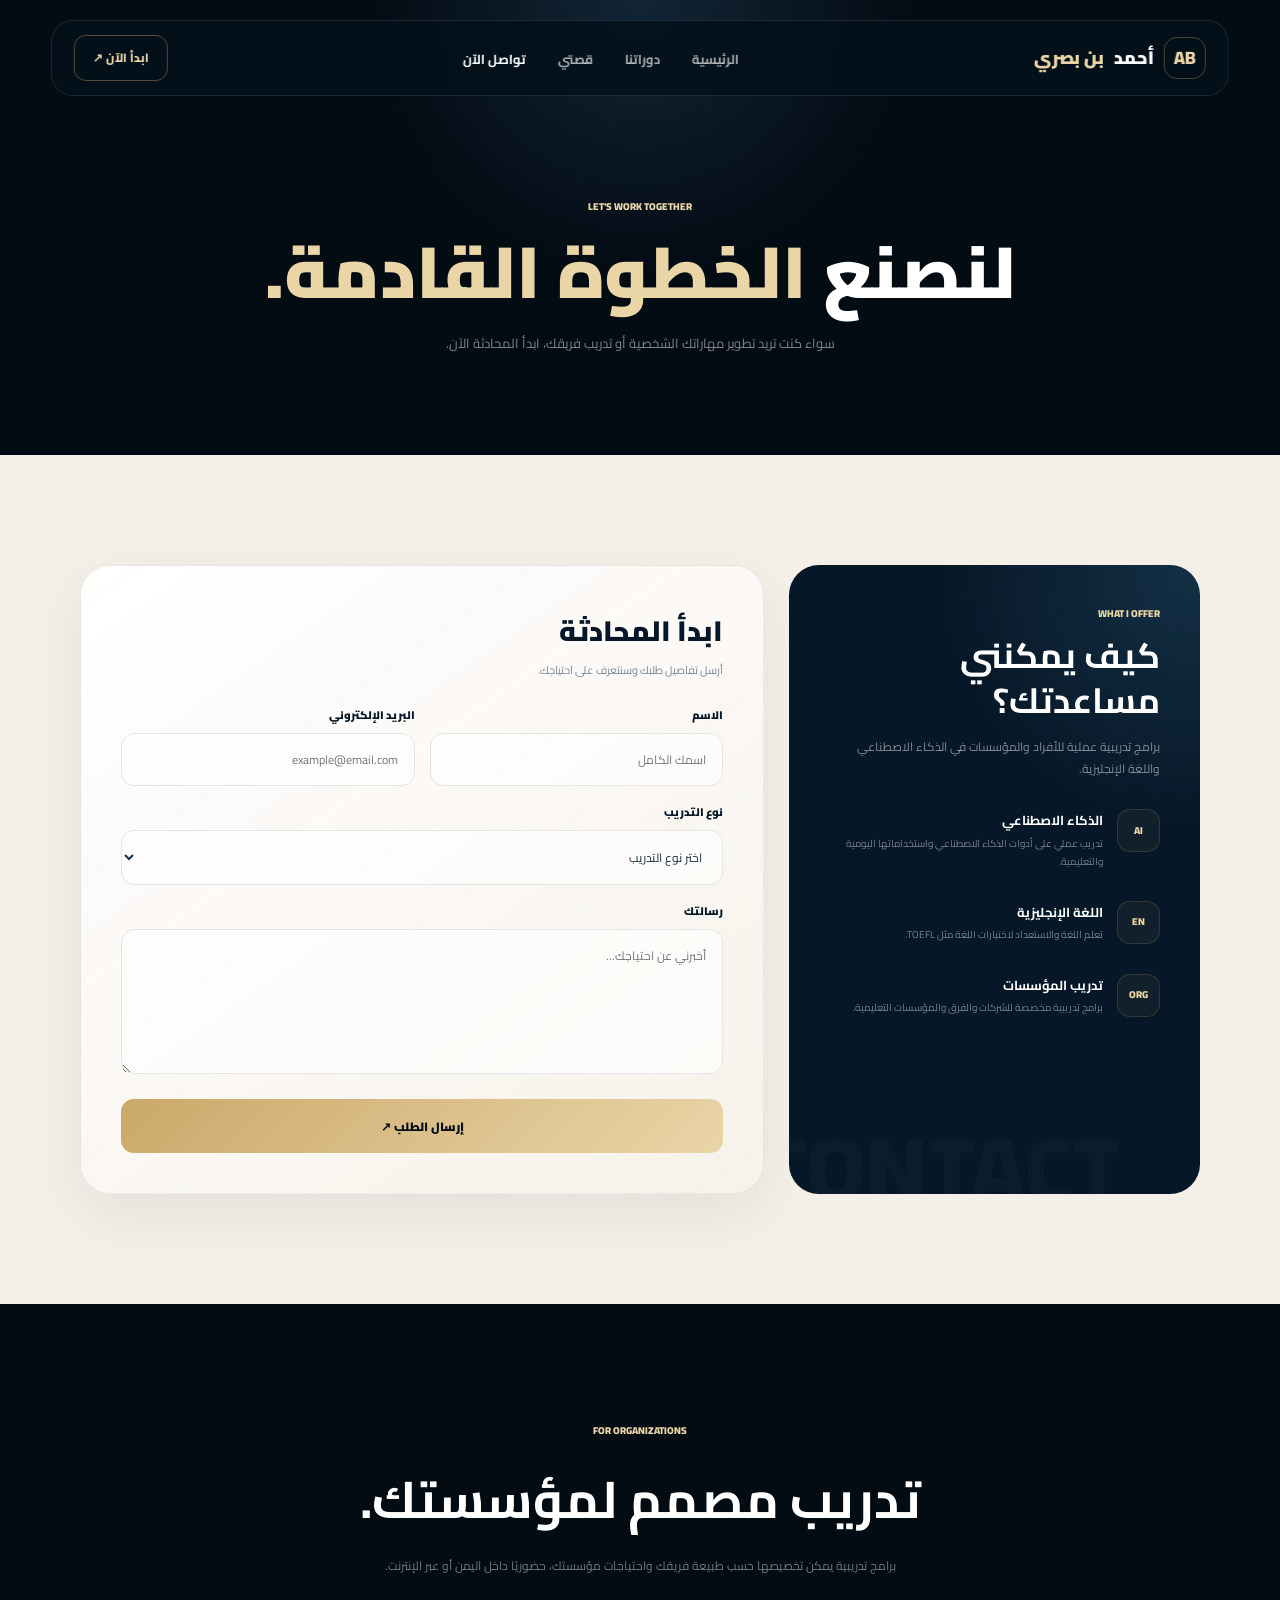
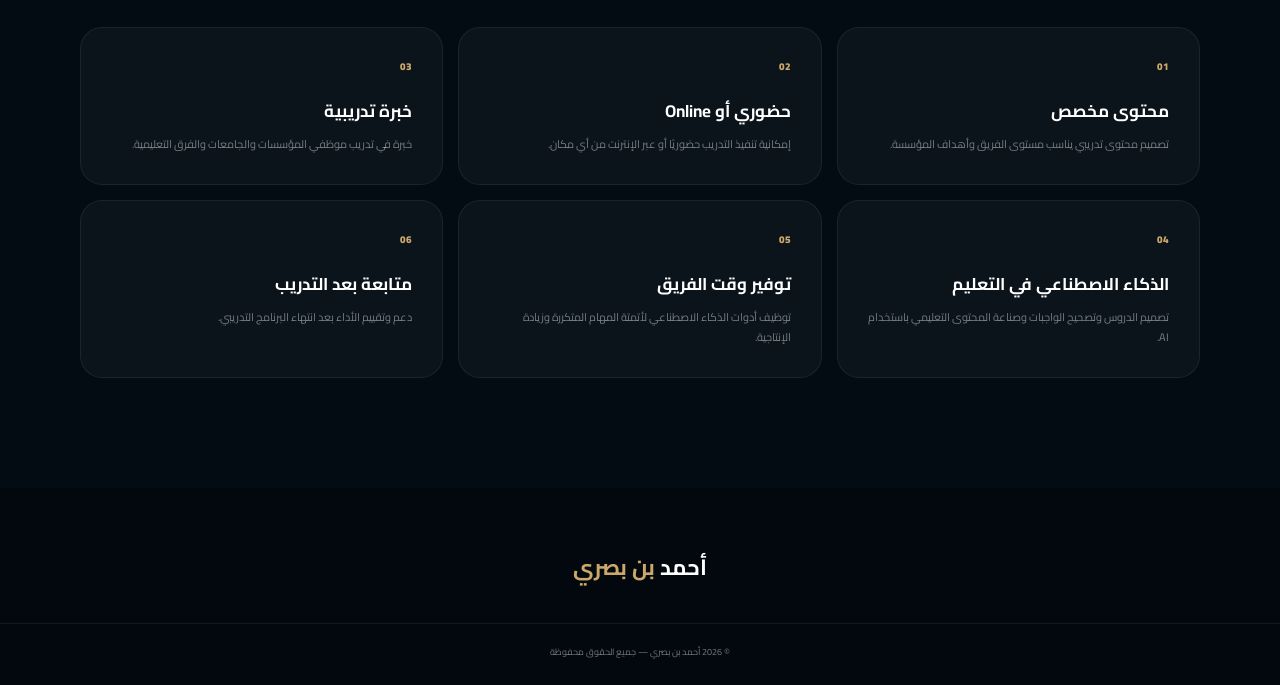
<file: contact.html>
<!DOCTYPE html>
<html lang="ar" dir="rtl">
<head>

<meta charset="UTF-8">
<meta name="viewport" content="width=device-width, initial-scale=1.0">

<title>تواصل الآن | أحمد بن بصري</title>

<link rel="preconnect" href="https://fonts.googleapis.com">
<link rel="preconnect" href="https://fonts.gstatic.com" crossorigin>

<link href="https://fonts.googleapis.com/css2?family=Cairo:wght@400;500;600;700;800;900&display=swap" rel="stylesheet">

<style>

:root {
    --black:#030b13;
    --navy:#061827;
    --blue:#4d91c2;
    --gold:#cba86a;
    --gold-light:#ead5a7;
    --cream:#f4f0e8;
    --muted:#778896;
}

* {
    margin:0;
    padding:0;
    box-sizing:border-box;
}

html {
    scroll-behavior:smooth;
}

body {
    font-family:"Cairo",sans-serif;
    background:var(--cream);
    color:#132b3e;
    line-height:1.8;
}

a {
    text-decoration:none;
    color:inherit;
}

button,
input,
textarea,
select {
    font-family:inherit;
}

.container {
    width:min(1120px,90%);
    margin:auto;
}

/* NAV */

.navbar {
    position:fixed;
    top:20px;
    right:50%;
    transform:translateX(50%);

    width:min(1240px,92%);
    height:76px;

    z-index:1000;

    border:1px solid rgba(255,255,255,.1);
    border-radius:22px;

    background:rgba(4,17,28,.85);
    backdrop-filter:blur(24px);
}

.nav {
    height:100%;
    padding:0 22px;

    display:flex;
    align-items:center;
    justify-content:space-between;
}

.brand {
    display:flex;
    align-items:center;
    gap:10px;

    color:#fff;
    font-size:18px;
    font-weight:900;
}

.brand-mark {
    width:42px;
    height:42px;

    display:grid;
    place-items:center;

    border:1px solid rgba(203,168,106,.35);
    border-radius:13px;

    color:var(--gold-light);
}

.brand span {
    color:var(--gold-light);
}

.links {
    display:flex;
    gap:32px;
    list-style:none;
}

.links a {
    color:rgba(255,255,255,.65);

    font-size:13px;
    font-weight:700;
}

.links a:hover,
.links a.active {
    color:#fff;
}

.nav-btn {
    padding:11px 18px;

    border:1px solid rgba(203,168,106,.4);
    border-radius:12px;

    color:var(--gold-light);

    font-size:12px;
    font-weight:800;
}

.menu {
    display:none;

    width:44px;
    height:44px;

    border:1px solid rgba(255,255,255,.1);
    border-radius:12px;

    background:rgba(255,255,255,.05);
    color:#fff;
}

/* HERO */

.hero {
    padding:190px 0 100px;

    text-align:center;

    color:#fff;

    background:
        radial-gradient(
            circle at 50% 0,
            rgba(77,145,194,.2),
            transparent 35%
        ),
        var(--black);
}

.hero small {
    color:var(--gold-light);

    font-size:10px;
    font-weight:900;
}

.hero h1 {
    margin-top:12px;

    font-size:clamp(44px,6vw,72px);

    line-height:1.15;

    font-weight:900;
}

.hero h1 span {
    color:var(--gold-light);
}

.hero p {
    max-width:650px;

    margin:18px auto 0;

    color:rgba(255,255,255,.5);

    font-size:13px;
}

/* CONTACT */

.contact-section {
    padding:110px 0;
}

.contact-grid {
    display:grid;
    grid-template-columns:.75fr 1.25fr;
    gap:25px;
}

/* INFO */

.info {
    position:relative;

    padding:40px;

    border-radius:30px;

    color:#fff;

    background:
        radial-gradient(
            circle at 100% 0,
            rgba(77,145,194,.2),
            transparent 35%
        ),
        var(--navy);

    overflow:hidden;
}

.info::after {
    content:"CONTACT";

    position:absolute;

    left:-30px;
    bottom:-55px;

    color:rgba(255,255,255,.025);

    font-size:90px;
    font-weight:900;
}

.info > * {
    position:relative;
    z-index:2;
}

.info-label {
    color:var(--gold-light);

    font-size:10px;
    font-weight:900;
}

.info h2 {
    margin-top:10px;

    font-size:35px;

    line-height:1.3;
}

.info > p {
    margin-top:12px;

    color:rgba(255,255,255,.5);

    font-size:12px;
}

.info-item {
    display:flex;
    align-items:flex-start;
    gap:14px;

    margin-top:30px;
}

.info-icon {
    width:43px;
    height:43px;

    flex-shrink:0;

    display:grid;
    place-items:center;

    border:1px solid rgba(203,168,106,.18);
    border-radius:13px;

    color:var(--gold-light);

    background:rgba(203,168,106,.06);

    font-size:10px;
    font-weight:900;
}

.info-item h3 {
    font-size:13px;
}

.info-item p {
    margin-top:2px;

    color:rgba(255,255,255,.45);

    font-size:10px;
}

/* FORM */

.form {
    padding:40px;

    border:1px solid rgba(7,26,45,.08);
    border-radius:30px;

    background:
        linear-gradient(
            145deg,
            rgba(255,255,255,.95),
            rgba(246,242,234,.9)
        );

    box-shadow:0 20px 60px rgba(7,26,45,.07);
}

.form-title {
    color:var(--navy);

    font-size:28px;
    font-weight:900;
}

.form-subtitle {
    margin-top:5px;

    color:var(--muted);

    font-size:11px;
}

.form-row {
    display:grid;
    grid-template-columns:1fr 1fr;
    gap:15px;

    margin-top:25px;
}

.group {
    margin-bottom:17px;
}

.group.full {
    margin-top:15px;
}

label {
    display:block;

    margin-bottom:7px;

    color:var(--navy);

    font-size:11px;
    font-weight:900;
}

input,
textarea,
select {
    width:100%;

    padding:14px 16px;

    border:1px solid #e1e6e9;
    border-radius:13px;

    outline:none;

    color:#173044;

    background:rgba(255,255,255,.65);

    font-size:12px;

    transition:.3s;
}

input:focus,
textarea:focus,
select:focus {
    border-color:var(--blue);

    background:#fff;

    box-shadow:0 0 0 4px rgba(77,145,194,.08);
}

textarea {
    min-height:145px;

    resize:vertical;
}

.submit {
    width:100%;

    min-height:54px;

    border:0;
    border-radius:13px;

    color:var(--black);

    background:
        linear-gradient(
            135deg,
            var(--gold),
            var(--gold-light)
        );

    font-size:12px;
    font-weight:900;

    transition:.35s;
}

.submit:hover {
    transform:translateY(-3px);

    box-shadow:0 15px 35px rgba(203,168,106,.2);
}

/* TRAINING */

.training {
    padding:110px 0;

    color:#fff;

    background:var(--black);
}

.heading {
    text-align:center;
}

.heading small {
    color:var(--gold-light);

    font-size:10px;
    font-weight:900;
}

.heading h2 {
    margin-top:10px;

    font-size:clamp(35px,4vw,52px);
}

.heading p {
    max-width:650px;

    margin:10px auto 50px;

    color:rgba(255,255,255,.45);

    font-size:12px;
}

.training-grid {
    display:grid;
    grid-template-columns:repeat(3,1fr);
    gap:15px;
}

.training-card {
    padding:30px;

    border:1px solid rgba(255,255,255,.07);
    border-radius:22px;

    background:rgba(255,255,255,.035);

    transition:.4s;
}

.training-card:hover {
    transform:translateY(-7px);

    border-color:rgba(203,168,106,.2);

    background:rgba(255,255,255,.05);
}

.training-number {
    color:var(--gold);

    font-size:10px;
    font-weight:900;
}

.training-card h3 {
    margin-top:20px;

    font-size:17px;
}

.training-card p {
    margin-top:8px;

    color:rgba(255,255,255,.45);

    font-size:11px;
}

/* FOOTER */

footer {
    padding:60px 0 25px;

    color:rgba(255,255,255,.45);

    background:#02080e;

    text-align:center;
}

footer strong {
    color:#fff;

    font-size:22px;
}

footer strong span {
    color:var(--gold);
}

.bottom {
    margin-top:35px;
    padding-top:20px;

    border-top:1px solid rgba(255,255,255,.07);

    font-size:9px;
}

/* RESPONSIVE */

@media(max-width:900px) {

    .links {
        display:none;

        position:fixed;

        top:86px;
        right:4%;
        left:4%;

        padding:25px;

        flex-direction:column;

        border-radius:20px;

        background:#030b13;
    }

    .links.open {
        display:flex;
    }

    .nav-btn {
        display:none;
    }

    .menu {
        display:block;
    }

    .contact-grid {
        grid-template-columns:1fr;
    }

    .training-grid {
        grid-template-columns:1fr 1fr;
    }
}

@media(max-width:600px) {

    .hero {
        padding-top:145px;
    }

    .hero h1 {
        font-size:45px;
    }

    .contact-section,
    .training {
        padding:80px 0;
    }

    .form,
    .info {
        padding:27px;
    }

    .form-row {
        grid-template-columns:1fr;
        gap:0;
    }

    .training-grid {
        grid-template-columns:1fr;
    }
}

</style>

</head>

<body>

<nav class="navbar">

<div class="nav">

<a href="index.html" class="brand">
<div class="brand-mark">AB</div>
أحمد <span>بن بصري</span>
</a>

<ul class="links" id="links">

<li><a href="index.html">الرئيسية</a></li>
<li><a href="courses.html">دوراتنا</a></li>
<li><a href="story.html">قصتي</a></li>
<li><a href="contact.html" class="active">تواصل الآن</a></li>

</ul>

<a href="contact.html" class="nav-btn">
ابدأ الآن ↗
</a>

<button class="menu" id="menu">☰</button>

</div>

</nav>

<header class="hero">

<div class="container">

<small>LET'S WORK TOGETHER</small>

<h1>
لنصنع
<span>الخطوة القادمة.</span>
</h1>

<p>
سواء كنت تريد تطوير مهاراتك الشخصية أو تدريب فريقك،
ابدأ المحادثة الآن.
</p>

</div>

</header>

<section class="contact-section">

<div class="container contact-grid">

<!-- INFO -->

<div class="info">

<div class="info-label">
WHAT I OFFER
</div>

<h2>
كيف يمكنني مساعدتك؟
</h2>

<p>
برامج تدريبية عملية للأفراد والمؤسسات
في الذكاء الاصطناعي واللغة الإنجليزية.
</p>

<div class="info-item">

<div class="info-icon">AI</div>

<div>
<h3>الذكاء الاصطناعي</h3>

<p>
تدريب عملي على أدوات الذكاء الاصطناعي
واستخداماتها اليومية والتعليمية.
</p>
</div>

</div>

<div class="info-item">

<div class="info-icon">EN</div>

<div>
<h3>اللغة الإنجليزية</h3>

<p>
تعلم اللغة والاستعداد لاختبارات اللغة
مثل TOEFL.
</p>
</div>

</div>

<div class="info-item">

<div class="info-icon">ORG</div>

<div>
<h3>تدريب المؤسسات</h3>

<p>
برامج تدريبية مخصصة للشركات
والفرق والمؤسسات التعليمية.
</p>
</div>

</div>

</div>

<!-- FORM -->

<form class="form" id="contactForm">

<div class="form-title">
ابدأ المحادثة
</div>

<div class="form-subtitle">
أرسل تفاصيل طلبك وسنتعرف على احتياجك.
</div>

<div class="form-row">

<div class="group">

<label>الاسم</label>

<input
type="text"
placeholder="اسمك الكامل"
required
>

</div>

<div class="group">

<label>البريد الإلكتروني</label>

<input
type="email"
placeholder="example@email.com"
required
>

</div>

</div>

<div class="group">

<label>نوع التدريب</label>

<select required>

<option value="">اختر نوع التدريب</option>

<option>الذكاء الاصطناعي</option>

<option>اللغة الإنجليزية</option>

<option>TOEFL</option>

<option>تدريب مؤسسة أو شركة</option>

</select>

</div>

<div class="group full">

<label>رسالتك</label>

<textarea
placeholder="أخبرني عن احتياجك..."
required
></textarea>

</div>

<button type="submit" class="submit">
إرسال الطلب ↗
</button>

</form>

</div>

</section>

<section class="training">

<div class="container">

<div class="heading">

<small>FOR ORGANIZATIONS</small>

<h2>
تدريب مصمم لمؤسستك.
</h2>

<p>
برامج تدريبية يمكن تخصيصها حسب طبيعة فريقك واحتياجات مؤسستك،
حضوريًا داخل اليمن أو عبر الإنترنت.
</p>

</div>

<div class="training-grid">

<div class="training-card">

<div class="training-number">
01
</div>

<h3>
محتوى مخصص
</h3>

<p>
تصميم محتوى تدريبي يناسب مستوى الفريق
وأهداف المؤسسة.
</p>

</div>

<div class="training-card">

<div class="training-number">
02
</div>

<h3>
حضوري أو Online
</h3>

<p>
إمكانية تنفيذ التدريب حضوريًا أو عبر الإنترنت
من أي مكان.
</p>

</div>

<div class="training-card">

<div class="training-number">
03
</div>

<h3>
خبرة تدريبية
</h3>

<p>
خبرة في تدريب موظفي المؤسسات والجامعات
والفرق التعليمية.
</p>

</div>

<div class="training-card">

<div class="training-number">
04
</div>

<h3>
الذكاء الاصطناعي في التعليم
</h3>

<p>
تصميم الدروس وتصحيح الواجبات وصناعة
المحتوى التعليمي باستخدام AI.
</p>

</div>

<div class="training-card">

<div class="training-number">
05
</div>

<h3>
توفير وقت الفريق
</h3>

<p>
توظيف أدوات الذكاء الاصطناعي لأتمتة
المهام المتكررة وزيادة الإنتاجية.
</p>

</div>

<div class="training-card">

<div class="training-number">
06
</div>

<h3>
متابعة بعد التدريب
</h3>

<p>
دعم وتقييم الأداء بعد انتهاء البرنامج
التدريبي.
</p>

</div>

</div>

</div>

</section>

<footer>

<strong>
أحمد <span>بن بصري</span>
</strong>

<div class="bottom">
© 2026 أحمد بن بصري — جميع الحقوق محفوظة
</div>

</footer>

<script>

const menu = document.getElementById("menu");
const links = document.getElementById("links");

menu.onclick = () => {
    links.classList.toggle("open");
};

document.getElementById("contactForm").addEventListener("submit", function(e) {

    e.preventDefault();

    const button = this.querySelector(".submit");

    button.innerText = "تم إرسال الطلب ✓";

    button.style.background = "#0b6b4f";
    button.style.color = "#fff";

});

</script>

</body>
</html>
</file>
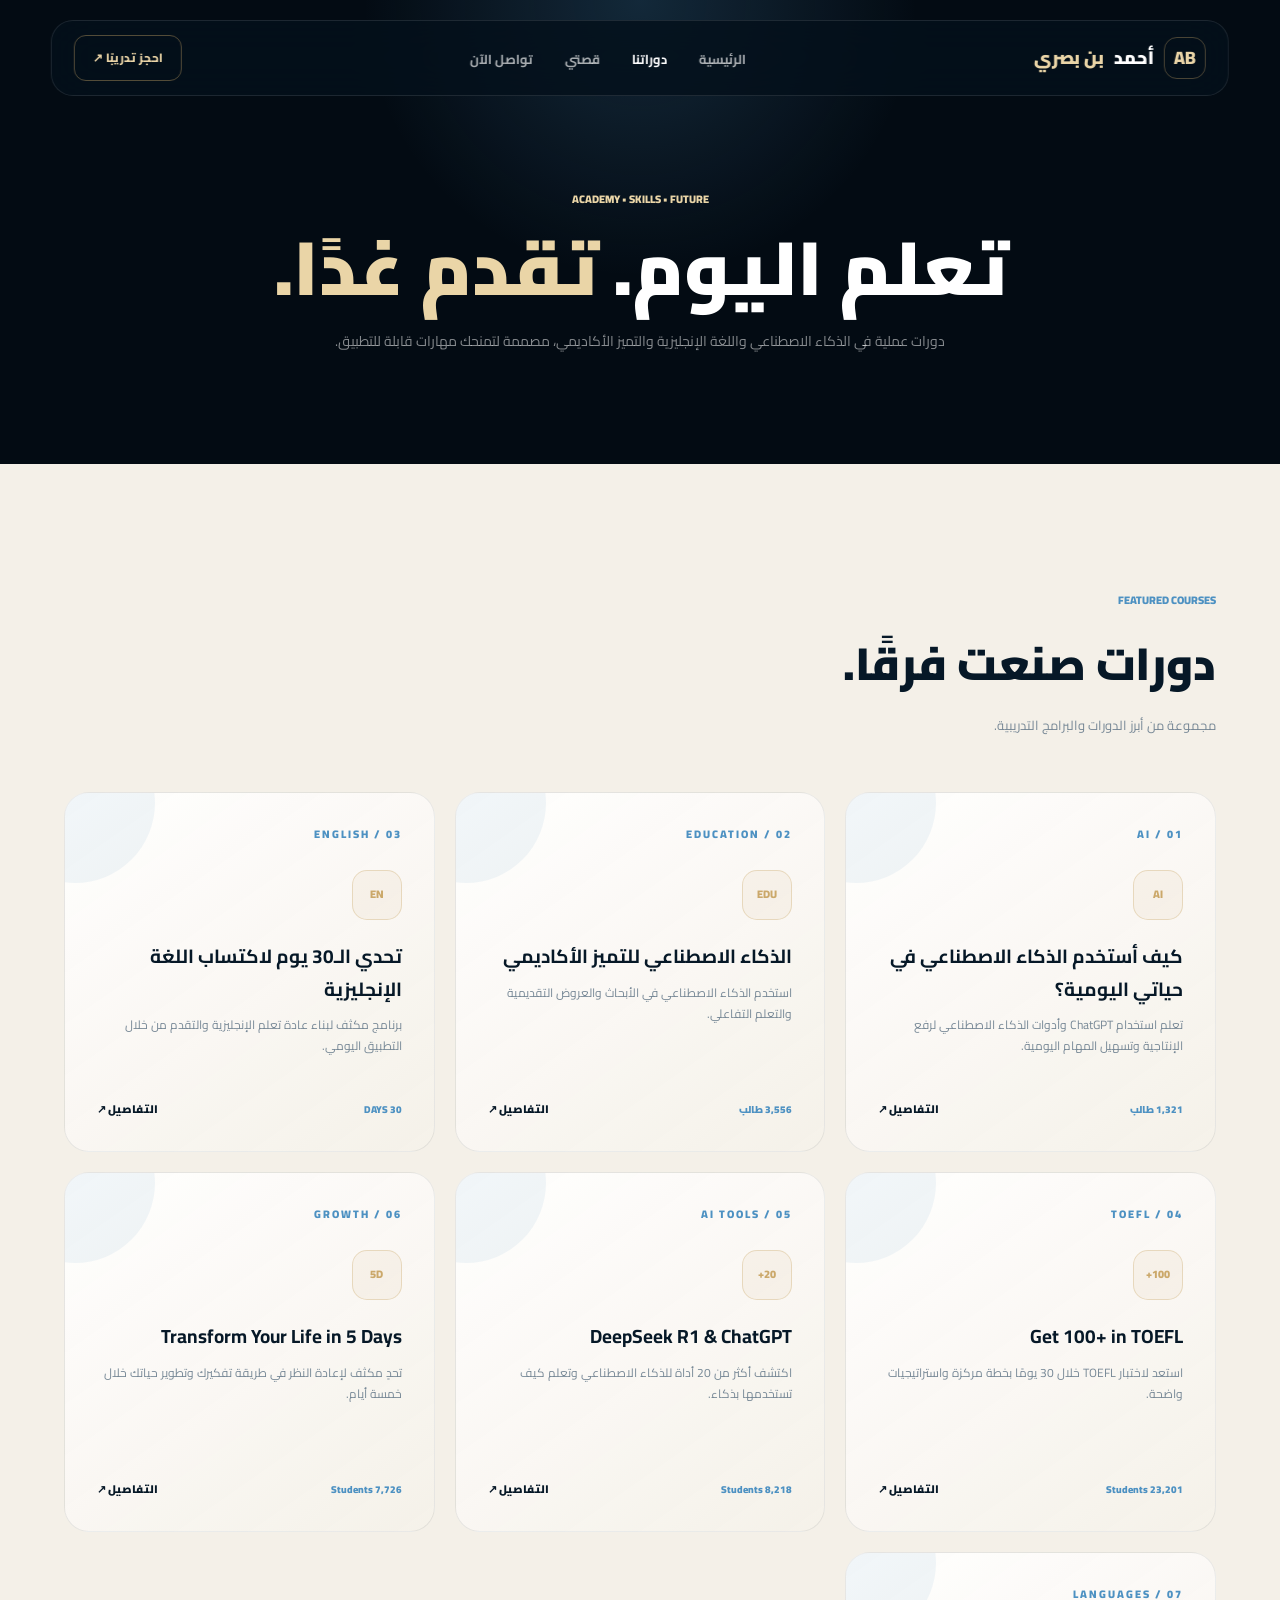
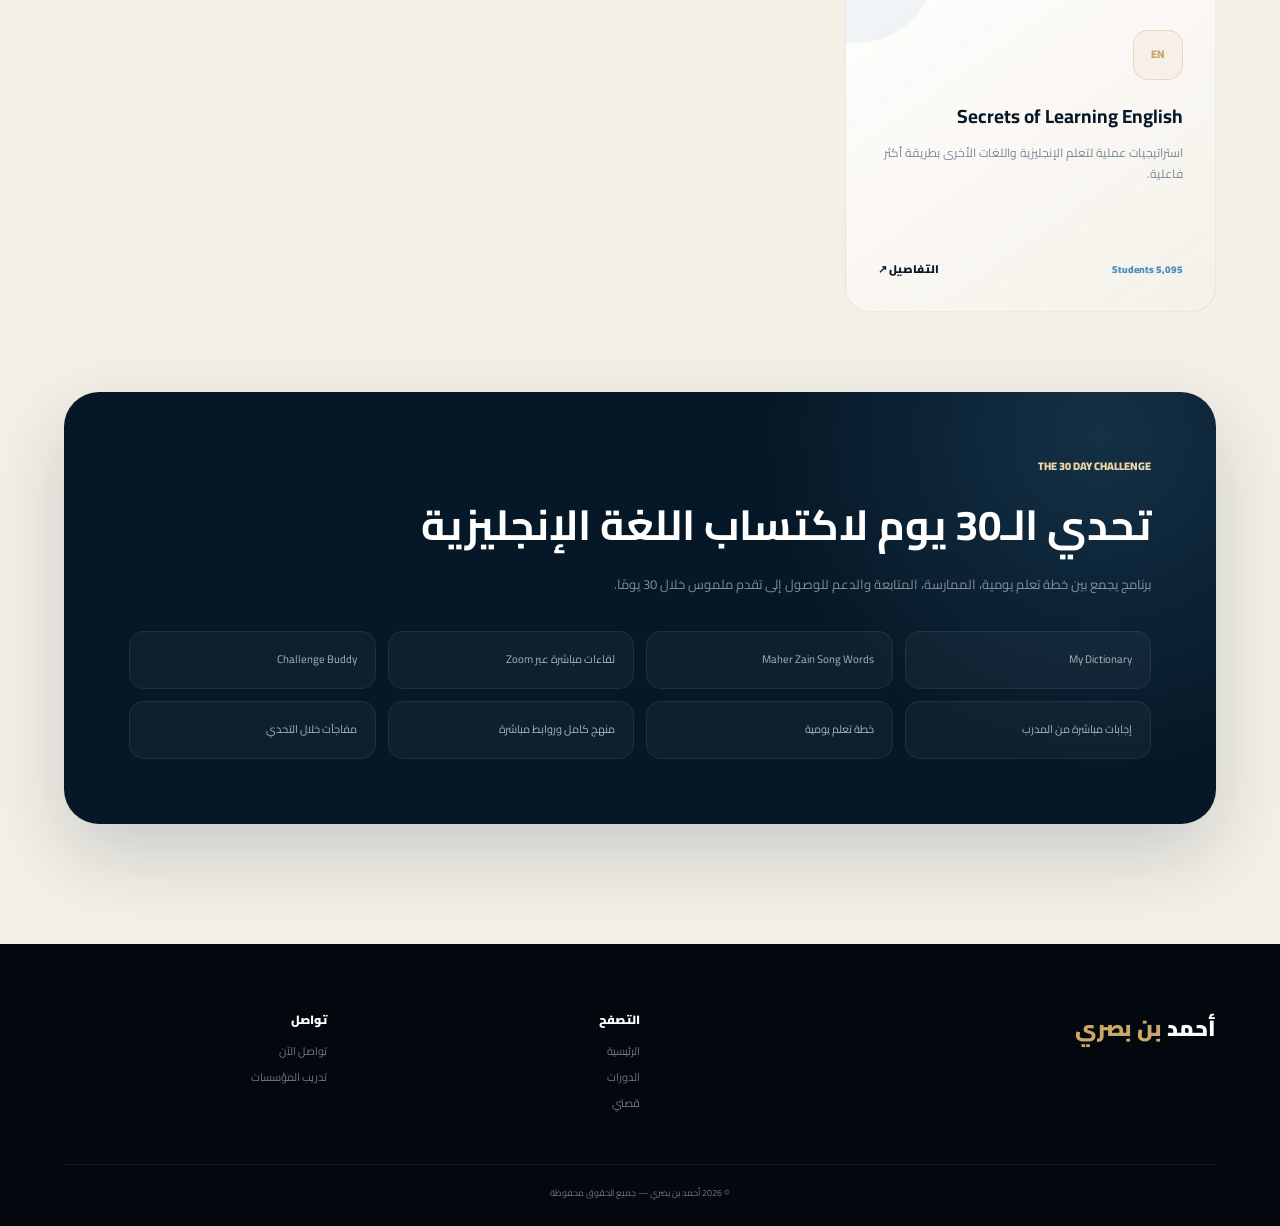
<file: courses.html>
<!DOCTYPE html>
<html lang="ar" dir="rtl">
<head>

<meta charset="UTF-8">
<meta name="viewport" content="width=device-width, initial-scale=1.0">

<title>الدورات | أحمد بن بصري</title>

<link rel="preconnect" href="https://fonts.googleapis.com">
<link rel="preconnect" href="https://fonts.gstatic.com" crossorigin>

<link href="https://fonts.googleapis.com/css2?family=Cairo:wght@400;500;600;700;800;900&display=swap" rel="stylesheet">

<style>

:root {
    --black:#030b13;
    --navy:#061827;
    --navy2:#0a2439;

    --blue:#4d91c2;
    --gold:#cba86a;
    --gold-light:#ead5a7;

    --cream:#f4f0e8;
    --white:#fff;
    --muted:#778896;
}

* {
    margin:0;
    padding:0;
    box-sizing:border-box;
}

html {
    scroll-behavior:smooth;
}

body {
    font-family:"Cairo",sans-serif;
    background:var(--cream);
    color:#132b3e;
    line-height:1.8;
}

a {
    text-decoration:none;
    color:inherit;
}

.container {
    width:min(1240px,90%);
    margin:auto;
}

/* NAV */

.navbar {
    position:fixed;
    top:20px;
    right:50%;
    transform:translateX(50%);

    width:min(1240px,92%);
    height:76px;

    z-index:1000;

    border:1px solid rgba(255,255,255,.1);
    border-radius:22px;

    background:rgba(4,17,28,.82);
    backdrop-filter:blur(24px);

    transition:.4s;
}

.nav-inner {
    height:100%;
    padding:0 22px;

    display:flex;
    align-items:center;
    justify-content:space-between;
}

.brand {
    display:flex;
    align-items:center;
    gap:10px;

    color:#fff;
    font-size:18px;
    font-weight:900;
}

.brand-mark {
    width:42px;
    height:42px;

    display:grid;
    place-items:center;

    border:1px solid rgba(203,168,106,.35);
    border-radius:13px;

    color:var(--gold-light);
}

.brand span {
    color:var(--gold-light);
}

.nav-links {
    display:flex;
    gap:32px;
    list-style:none;
}

.nav-links a {
    color:rgba(255,255,255,.65);
    font-size:13px;
    font-weight:700;
    transition:.3s;
}

.nav-links a:hover,
.nav-links a.active {
    color:#fff;
}

.nav-cta {
    padding:11px 18px;

    border:1px solid rgba(203,168,106,.4);
    border-radius:12px;

    color:var(--gold-light);

    font-size:12px;
    font-weight:800;
}

.menu {
    display:none;

    width:44px;
    height:44px;

    border:1px solid rgba(255,255,255,.1);
    border-radius:12px;

    background:rgba(255,255,255,.05);
    color:#fff;
}

/* HERO */

.hero {
    padding:190px 0 110px;

    text-align:center;

    color:#fff;

    background:
        radial-gradient(
            circle at 50% 0,
            rgba(77,145,194,.22),
            transparent 35%
        ),
        var(--black);
}

.eyebrow {
    color:var(--gold-light);

    font-size:11px;
    font-weight:900;
}

.hero h1 {
    margin-top:15px;

    font-size:clamp(44px,6vw,75px);

    line-height:1.15;

    font-weight:900;
}

.hero h1 span {
    color:var(--gold-light);
}

.hero p {
    max-width:650px;

    margin:18px auto 0;

    color:rgba(255,255,255,.52);

    font-size:14px;
}

/* COURSES */

.courses-section {
    padding:120px 0;

    background:var(--cream);
}

.section-heading {
    margin-bottom:55px;
}

.section-heading span {
    color:var(--blue);

    font-size:11px;
    font-weight:900;
}

.section-heading h2 {
    margin-top:10px;

    color:var(--navy);

    font-size:45px;
    font-weight:900;
}

.section-heading p {
    margin-top:10px;

    color:var(--muted);

    font-size:13px;
}

.course-grid {
    display:grid;
    grid-template-columns:repeat(3,1fr);
    gap:20px;
}

.card {
    position:relative;

    min-height:360px;

    padding:32px;

    display:flex;
    flex-direction:column;

    border:1px solid rgba(7,26,45,.08);
    border-radius:25px;

    background:
        linear-gradient(
            145deg,
            rgba(255,255,255,.95),
            rgba(245,241,233,.9)
        );

    overflow:hidden;

    transition:.45s cubic-bezier(.2,.8,.2,1);
}

.card:hover {
    transform:translateY(-10px);
    box-shadow:0 30px 70px rgba(7,26,45,.12);
}

.card::after {
    content:"";

    position:absolute;

    width:160px;
    height:160px;

    top:-70px;
    left:-70px;

    border-radius:50%;

    background:rgba(77,145,194,.08);
}

.card-number {
    position:relative;
    z-index:2;

    color:var(--blue);

    font-size:11px;
    font-weight:900;
    letter-spacing:2px;
}

.card-icon {
    position:relative;
    z-index:2;

    width:50px;
    height:50px;

    margin-top:25px;

    display:grid;
    place-items:center;

    border:1px solid rgba(203,168,106,.35);
    border-radius:15px;

    color:var(--gold);
    background:rgba(203,168,106,.08);

    font-size:11px;
    font-weight:900;
}

.card h3 {
    position:relative;
    z-index:2;

    margin-top:20px;

    color:var(--navy);

    font-size:19px;
    line-height:1.7;
}

.card p {
    position:relative;
    z-index:2;

    margin-top:9px;

    color:var(--muted);

    font-size:12px;
}

.card-footer {
    position:relative;
    z-index:2;

    margin-top:auto;
    padding-top:25px;

    display:flex;
    justify-content:space-between;
    align-items:center;
}

.students {
    color:var(--blue);

    font-size:10px;
    font-weight:900;
}

.more {
    color:var(--navy);

    font-size:11px;
    font-weight:900;
}

/* CHALLENGE */

.challenge {
    margin-top:80px;

    padding:65px;

    border-radius:35px;

    color:#fff;

    background:
        radial-gradient(
            circle at 90% 10%,
            rgba(77,145,194,.2),
            transparent 30%
        ),
        var(--navy);

    box-shadow:0 30px 80px rgba(7,26,45,.18);
}

.challenge-label {
    color:var(--gold-light);

    font-size:11px;
    font-weight:900;
}

.challenge h2 {
    margin-top:10px;

    font-size:42px;
}

.challenge-description {
    max-width:650px;

    margin-top:10px;

    color:rgba(255,255,255,.5);

    font-size:13px;
}

.features {
    margin-top:35px;

    display:grid;
    grid-template-columns:repeat(4,1fr);
    gap:12px;
}

.feature {
    padding:18px;

    border:1px solid rgba(255,255,255,.07);
    border-radius:15px;

    background:rgba(255,255,255,.035);

    color:rgba(255,255,255,.65);

    font-size:11px;

    transition:.3s;
}

.feature:hover {
    border-color:rgba(203,168,106,.3);
    color:var(--gold-light);
}

/* FOOTER */

footer {
    padding:65px 0 25px;

    color:rgba(255,255,255,.45);

    background:#02080e;
}

.footer-grid {
    display:grid;
    grid-template-columns:1.4fr .7fr .7fr;
    gap:50px;
}

.footer-brand {
    color:#fff;

    font-size:22px;
    font-weight:900;
}

.footer-brand span {
    color:var(--gold);
}

.footer-title {
    color:#fff;

    font-size:12px;
    font-weight:900;
}

.footer-links {
    margin-top:12px;

    display:grid;
    gap:6px;

    list-style:none;

    font-size:11px;
}

.footer-links a:hover {
    color:var(--gold);
}

.bottom {
    margin-top:50px;
    padding-top:20px;

    border-top:1px solid rgba(255,255,255,.07);

    text-align:center;

    font-size:9px;
}

.reveal {
    opacity:0;
    transform:translateY(30px);
    transition:.8s;
}

.reveal.visible {
    opacity:1;
    transform:none;
}

@media(max-width:900px) {

    .nav-links {
        display:none;

        position:fixed;
        top:86px;
        right:4%;
        left:4%;

        padding:25px;

        flex-direction:column;

        border-radius:20px;

        background:#030b13;
    }

    .nav-links.open {
        display:flex;
    }

    .nav-cta {
        display:none;
    }

    .menu {
        display:block;
    }

    .course-grid {
        grid-template-columns:repeat(2,1fr);
    }

    .features {
        grid-template-columns:repeat(2,1fr);
    }
}

@media(max-width:600px) {

    .hero {
        padding-top:145px;
    }

    .hero h1 {
        font-size:45px;
    }

    .courses-section {
        padding:80px 0;
    }

    .section-heading h2 {
        font-size:35px;
    }

    .course-grid,
    .features {
        grid-template-columns:1fr;
    }

    .challenge {
        padding:35px 22px;
    }

    .challenge h2 {
        font-size:30px;
    }

    .footer-grid {
        grid-template-columns:1fr;
    }
}

</style>
</head>

<body>

<nav class="navbar">

<div class="nav-inner">

<a href="index.html" class="brand">
<div class="brand-mark">AB</div>
أحمد <span>بن بصري</span>
</a>

<ul class="nav-links" id="navLinks">

<li><a href="index.html">الرئيسية</a></li>
<li><a href="courses.html" class="active">دوراتنا</a></li>
<li><a href="story.html">قصتي</a></li>
<li><a href="contact.html">تواصل الآن</a></li>

</ul>

<a href="contact.html" class="nav-cta">
احجز تدريبًا ↗
</a>

<button class="menu" id="menu">☰</button>

</div>

</nav>

<header class="hero">

<div class="container">

<div class="eyebrow">
ACADEMY • SKILLS • FUTURE
</div>

<h1>
تعلم اليوم.
<span>تقدم غدًا.</span>
</h1>

<p>
دورات عملية في الذكاء الاصطناعي واللغة الإنجليزية
والتميز الأكاديمي، مصممة لتمنحك مهارات قابلة للتطبيق.
</p>

</div>

</header>

<main>

<section class="courses-section">

<div class="container">

<div class="section-heading reveal">

<span>FEATURED COURSES</span>

<h2>
دورات صنعت فرقًا.
</h2>

<p>
مجموعة من أبرز الدورات والبرامج التدريبية.
</p>

</div>

<div class="course-grid">

<div class="card reveal">

<div class="card-number">01 / AI</div>

<div class="card-icon">AI</div>

<h3>
كيف أستخدم الذكاء الاصطناعي في حياتي اليومية؟
</h3>

<p>
تعلم استخدام ChatGPT وأدوات الذكاء الاصطناعي
لرفع الإنتاجية وتسهيل المهام اليومية.
</p>

<div class="card-footer">
<span class="students">1,321 طالب</span>
<span class="more">التفاصيل ↗</span>
</div>

</div>

<div class="card reveal">

<div class="card-number">02 / EDUCATION</div>

<div class="card-icon">EDU</div>

<h3>
الذكاء الاصطناعي للتميز الأكاديمي
</h3>

<p>
استخدم الذكاء الاصطناعي في الأبحاث والعروض
التقديمية والتعلم التفاعلي.
</p>

<div class="card-footer">
<span class="students">3,556 طالب</span>
<span class="more">التفاصيل ↗</span>
</div>

</div>

<div class="card reveal">

<div class="card-number">03 / ENGLISH</div>

<div class="card-icon">EN</div>

<h3>
تحدي الـ30 يوم لاكتساب اللغة الإنجليزية
</h3>

<p>
برنامج مكثف لبناء عادة تعلم الإنجليزية
والتقدم من خلال التطبيق اليومي.
</p>

<div class="card-footer">
<span class="students">30 DAYS</span>
<span class="more">التفاصيل ↗</span>
</div>

</div>

<div class="card reveal">

<div class="card-number">04 / TOEFL</div>

<div class="card-icon">100+</div>

<h3>
Get 100+ in TOEFL
</h3>

<p>
استعد لاختبار TOEFL خلال 30 يومًا
بخطة مركزة واستراتيجيات واضحة.
</p>

<div class="card-footer">
<span class="students">23,201 Students</span>
<span class="more">التفاصيل ↗</span>
</div>

</div>

<div class="card reveal">

<div class="card-number">05 / AI TOOLS</div>

<div class="card-icon">20+</div>

<h3>
DeepSeek R1 & ChatGPT
</h3>

<p>
اكتشف أكثر من 20 أداة للذكاء الاصطناعي
وتعلم كيف تستخدمها بذكاء.
</p>

<div class="card-footer">
<span class="students">8,218 Students</span>
<span class="more">التفاصيل ↗</span>
</div>

</div>

<div class="card reveal">

<div class="card-number">06 / GROWTH</div>

<div class="card-icon">5D</div>

<h3>
Transform Your Life in 5 Days
</h3>

<p>
تحدٍ مكثف لإعادة النظر في طريقة تفكيرك
وتطوير حياتك خلال خمسة أيام.
</p>

<div class="card-footer">
<span class="students">7,726 Students</span>
<span class="more">التفاصيل ↗</span>
</div>

</div>

<div class="card reveal">

<div class="card-number">07 / LANGUAGES</div>

<div class="card-icon">EN</div>

<h3>
Secrets of Learning English
</h3>

<p>
استراتيجيات عملية لتعلم الإنجليزية
واللغات الأخرى بطريقة أكثر فاعلية.
</p>

<div class="card-footer">
<span class="students">5,095 Students</span>
<span class="more">التفاصيل ↗</span>
</div>

</div>

</div>

<!-- CHALLENGE -->

<div class="challenge reveal">

<div class="challenge-label">
THE 30 DAY CHALLENGE
</div>

<h2>
تحدي الـ30 يوم لاكتساب اللغة الإنجليزية
</h2>

<p class="challenge-description">
برنامج يجمع بين خطة تعلم يومية، الممارسة،
المتابعة والدعم للوصول إلى تقدم ملموس خلال 30 يومًا.
</p>

<div class="features">

<div class="feature">My Dictionary</div>
<div class="feature">Maher Zain Song Words</div>
<div class="feature">لقاءات مباشرة عبر Zoom</div>
<div class="feature">Challenge Buddy</div>
<div class="feature">إجابات مباشرة من المدرب</div>
<div class="feature">خطة تعلم يومية</div>
<div class="feature">منهج كامل وروابط مباشرة</div>
<div class="feature">مفاجآت خلال التحدي</div>

</div>

</div>

</div>

</section>

</main>

<footer>

<div class="container">

<div class="footer-grid">

<div>
<div class="footer-brand">
أحمد <span>بن بصري</span>
</div>
</div>

<div>
<div class="footer-title">التصفح</div>

<ul class="footer-links">
<li><a href="index.html">الرئيسية</a></li>
<li><a href="courses.html">الدورات</a></li>
<li><a href="story.html">قصتي</a></li>
</ul>
</div>

<div>
<div class="footer-title">تواصل</div>

<ul class="footer-links">
<li><a href="contact.html">تواصل الآن</a></li>
<li><a href="contact.html">تدريب المؤسسات</a></li>
</ul>
</div>

</div>

<div class="bottom">
© 2026 أحمد بن بصري — جميع الحقوق محفوظة
</div>

</div>

</footer>

<script>

const menu = document.getElementById("menu");
const links = document.getElementById("navLinks");

menu.onclick = () => {
    links.classList.toggle("open");
};

const observer = new IntersectionObserver(entries => {

    entries.forEach(entry => {

        if(entry.isIntersecting) {
            entry.target.classList.add("visible");
        }

    });

}, {threshold:.12});

document.querySelectorAll(".reveal").forEach(el => {
    observer.observe(el);
});

</script>

</body>
</html>
</file>
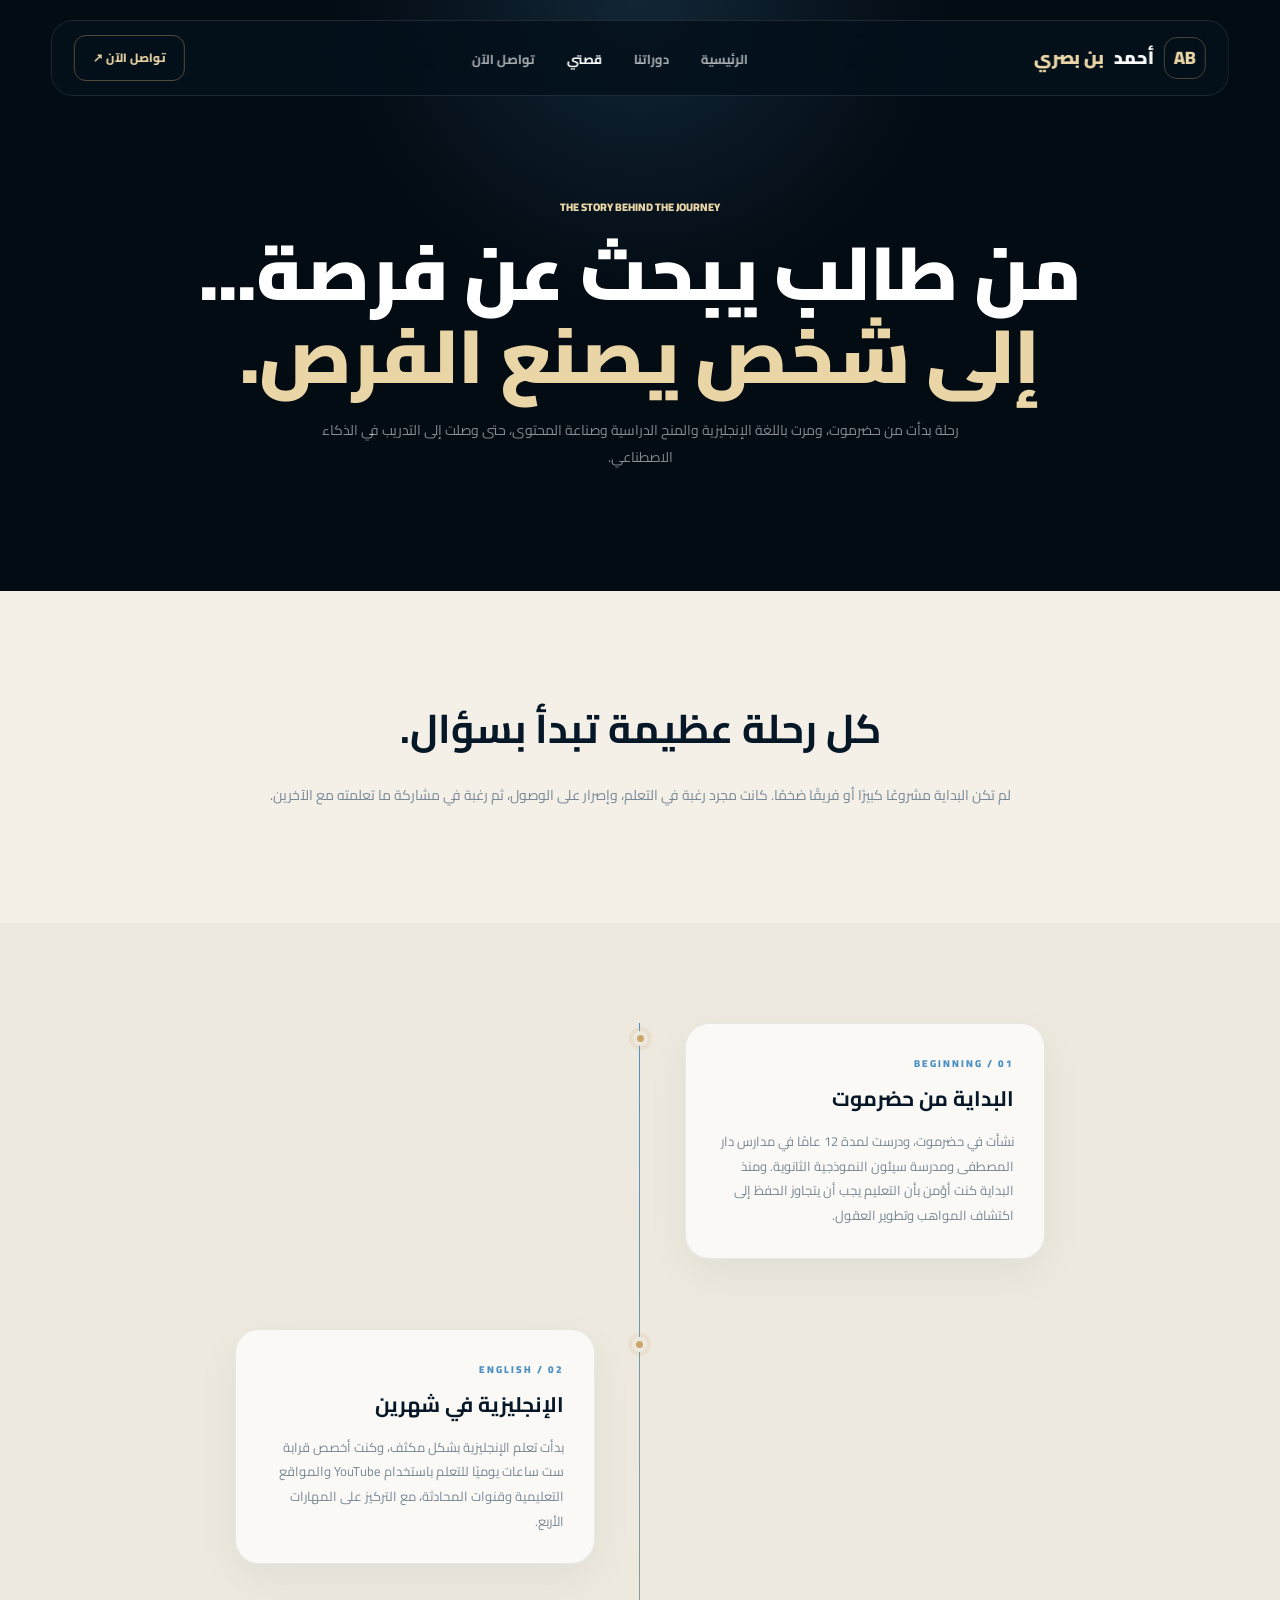
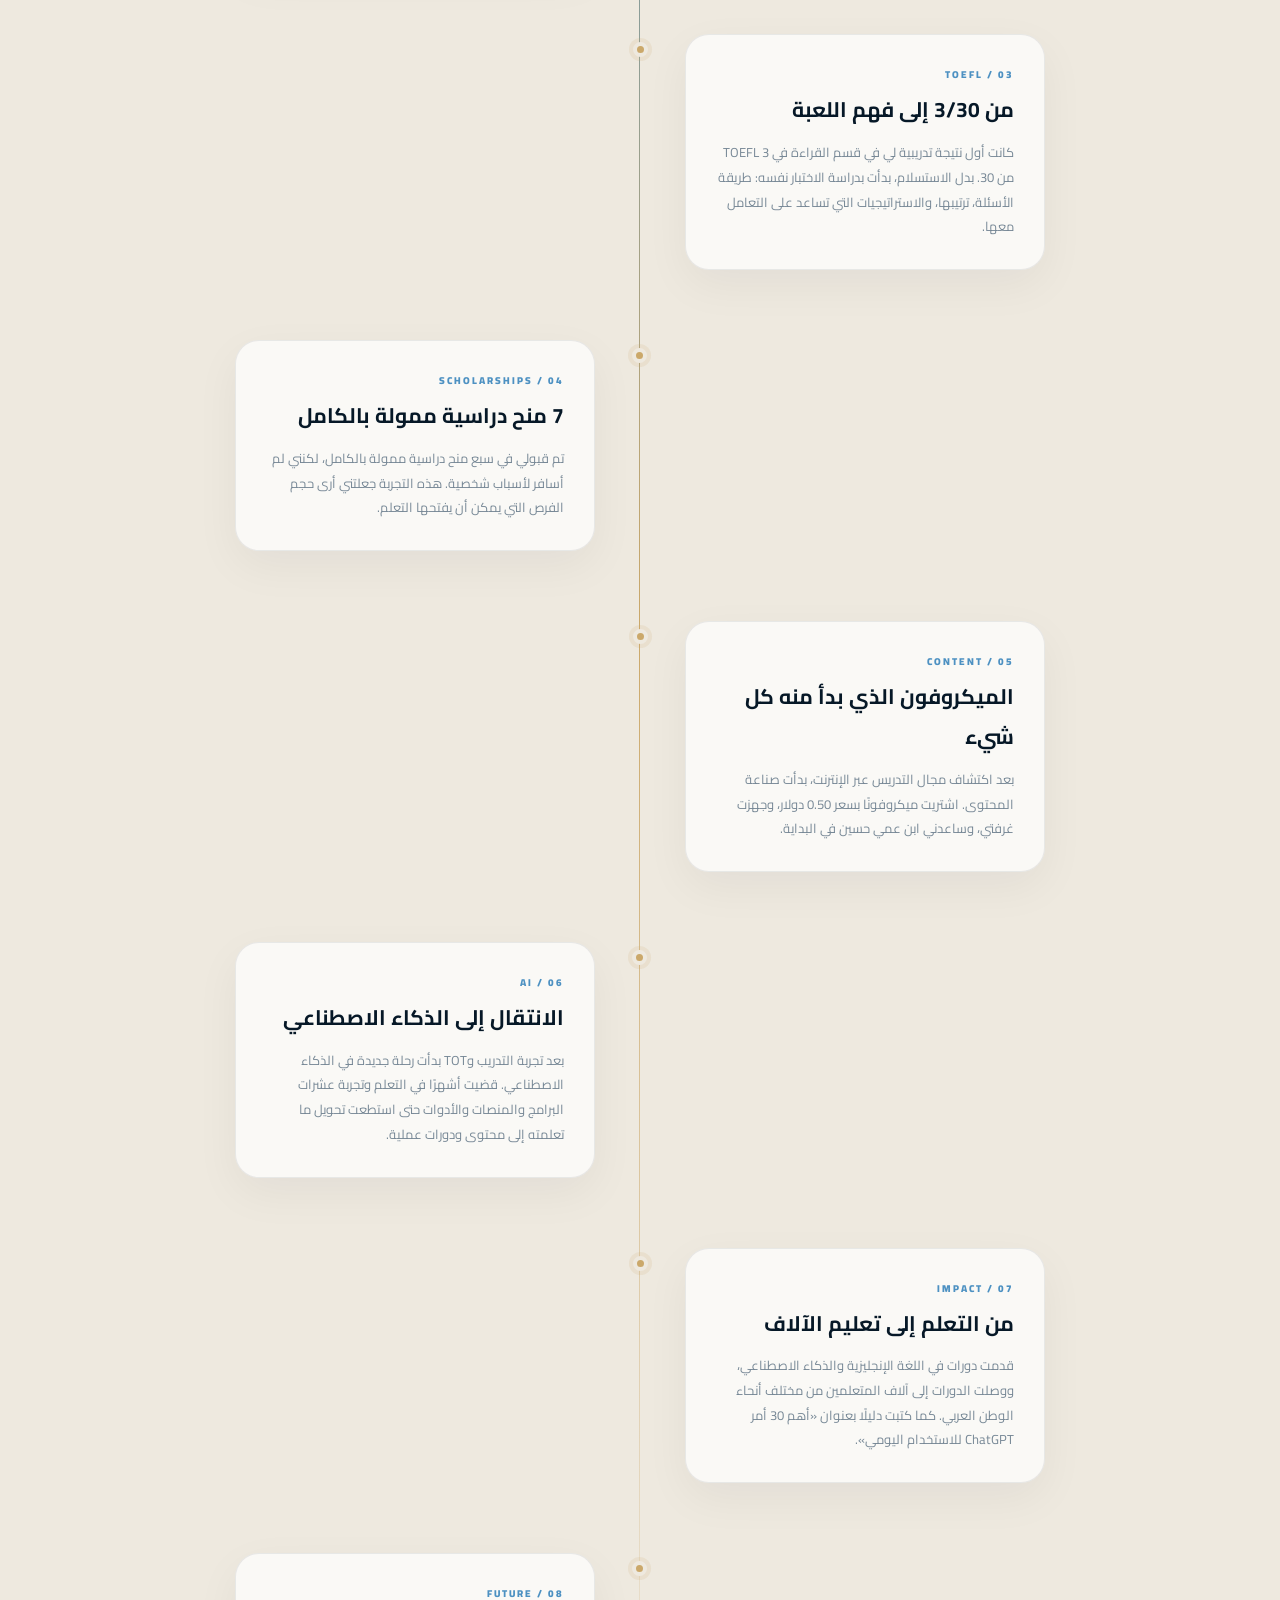
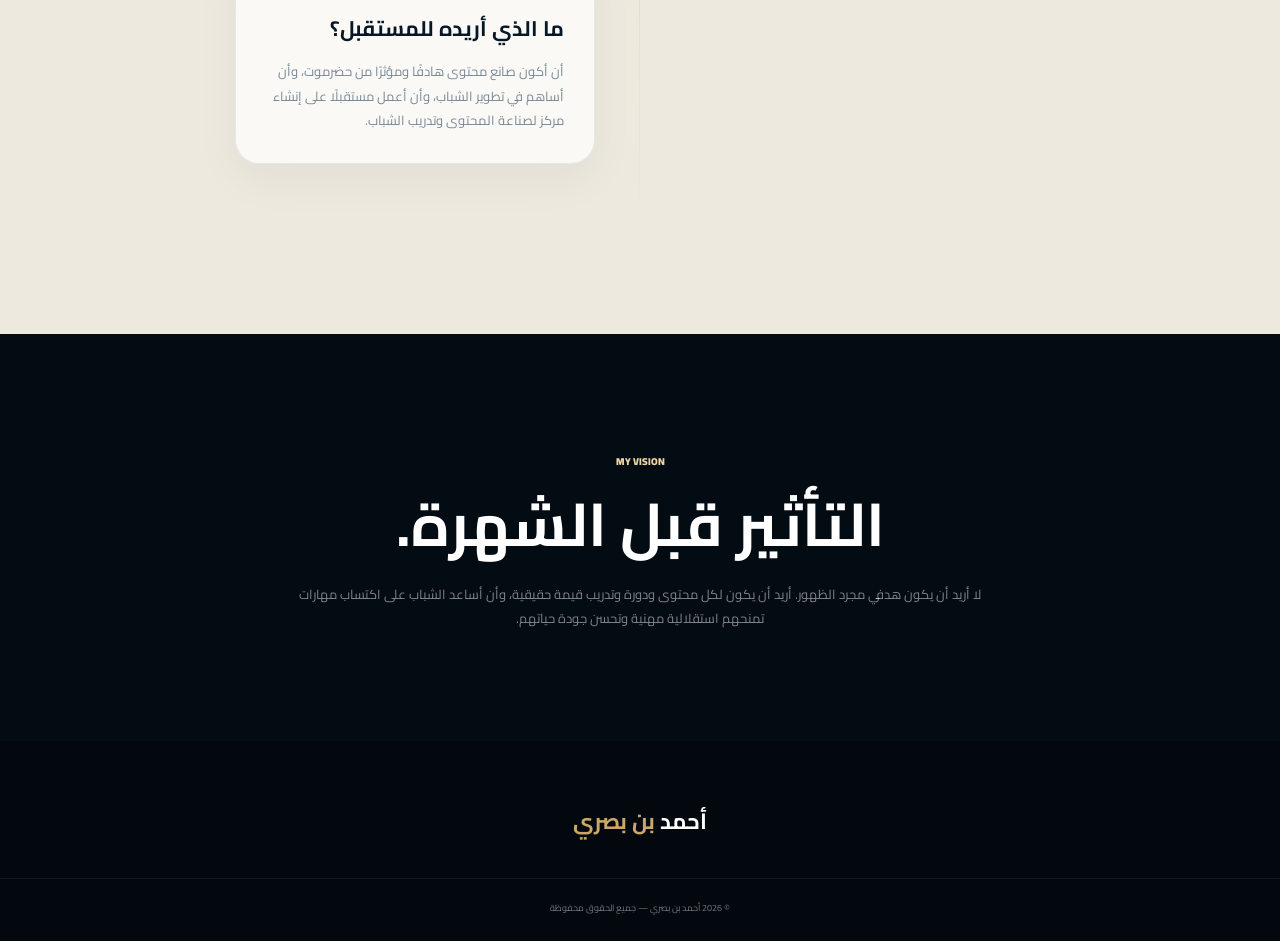
<file: story.html>
<!DOCTYPE html>
<html lang="ar" dir="rtl">
<head>

<meta charset="UTF-8">
<meta name="viewport" content="width=device-width, initial-scale=1.0">

<title>قصتي | أحمد بن بصري</title>

<link rel="preconnect" href="https://fonts.googleapis.com">
<link rel="preconnect" href="https://fonts.gstatic.com" crossorigin>

<link href="https://fonts.googleapis.com/css2?family=Cairo:wght@400;500;600;700;800;900&display=swap" rel="stylesheet">

<style>

:root {
    --black:#030b13;
    --navy:#061827;
    --blue:#4d91c2;
    --gold:#cba86a;
    --gold-light:#ead5a7;
    --cream:#f4f0e8;
    --muted:#778896;
}

* {
    margin:0;
    padding:0;
    box-sizing:border-box;
}

html {
    scroll-behavior:smooth;
}

body {
    font-family:"Cairo",sans-serif;
    background:var(--cream);
    color:#132b3e;
    line-height:1.9;
}

a {
    text-decoration:none;
    color:inherit;
}

.container {
    width:min(1100px,90%);
    margin:auto;
}

/* NAV */

.navbar {
    position:fixed;
    top:20px;
    right:50%;
    transform:translateX(50%);

    width:min(1240px,92%);
    height:76px;

    z-index:1000;

    border:1px solid rgba(255,255,255,.1);
    border-radius:22px;

    background:rgba(4,17,28,.85);
    backdrop-filter:blur(24px);
}

.nav {
    height:100%;
    padding:0 22px;

    display:flex;
    align-items:center;
    justify-content:space-between;
}

.brand {
    display:flex;
    align-items:center;
    gap:10px;

    color:#fff;
    font-size:18px;
    font-weight:900;
}

.brand-mark {
    width:42px;
    height:42px;

    display:grid;
    place-items:center;

    border:1px solid rgba(203,168,106,.35);
    border-radius:13px;

    color:var(--gold-light);
}

.brand span {
    color:var(--gold-light);
}

.links {
    display:flex;
    gap:32px;
    list-style:none;
}

.links a {
    color:rgba(255,255,255,.65);

    font-size:13px;
    font-weight:700;
}

.links a:hover,
.links a.active {
    color:#fff;
}

.nav-btn {
    padding:11px 18px;

    border:1px solid rgba(203,168,106,.4);
    border-radius:12px;

    color:var(--gold-light);

    font-size:12px;
    font-weight:800;
}

.menu {
    display:none;

    width:44px;
    height:44px;

    border:1px solid rgba(255,255,255,.1);
    border-radius:12px;

    background:rgba(255,255,255,.05);
    color:#fff;
}

/* HERO */

.hero {
    padding:190px 0 120px;

    text-align:center;

    color:#fff;

    background:
        radial-gradient(
            circle at 50% 0,
            rgba(77,145,194,.2),
            transparent 35%
        ),
        var(--black);
}

.hero small {
    color:var(--gold-light);

    font-size:11px;
    font-weight:900;
}

.hero h1 {
    margin-top:12px;

    font-size:clamp(45px,6vw,75px);

    line-height:1.1;

    font-weight:900;
}

.hero h1 span {
    color:var(--gold-light);
}

.hero p {
    max-width:700px;

    margin:20px auto 0;

    color:rgba(255,255,255,.52);

    font-size:14px;
}

/* INTRO */

.intro {
    padding:100px 0;

    text-align:center;
}

.intro h2 {
    color:var(--navy);

    font-size:40px;
}

.intro p {
    max-width:750px;

    margin:15px auto;

    color:var(--muted);

    font-size:14px;
}

/* TIMELINE */

.story-section {
    padding:100px 0;

    background:#eee9df;
}

.timeline {
    position:relative;

    max-width:900px;

    margin:auto;
}

.timeline::before {
    content:"";

    position:absolute;

    top:0;
    bottom:0;

    right:50%;

    width:1px;

    background:
        linear-gradient(
            var(--blue),
            var(--gold),
            transparent
        );
}

.story-item {
    position:relative;

    width:50%;

    padding:0 45px 70px;
}

.story-item:nth-child(even) {
    margin-right:50%;
}

.dot {
    position:absolute;

    top:8px;

    width:15px;
    height:15px;

    border:4px solid #eee9df;
    border-radius:50%;

    background:var(--gold);

    box-shadow:0 0 0 4px rgba(203,168,106,.15);
}

.story-item:nth-child(odd) .dot {
    left:-7px;
}

.story-item:nth-child(even) .dot {
    right:-7px;
}

.story-card {
    padding:30px;

    border:1px solid rgba(7,26,45,.08);
    border-radius:24px;

    background:rgba(255,255,255,.72);

    box-shadow:0 15px 45px rgba(7,26,45,.05);

    transition:.4s;
}

.story-card:hover {
    transform:translateY(-5px);
    background:#fff;
    box-shadow:0 25px 60px rgba(7,26,45,.1);
}

.story-number {
    color:var(--blue);

    font-size:10px;
    font-weight:900;

    letter-spacing:2px;
}

.story-card h3 {
    margin-top:6px;

    color:var(--navy);

    font-size:21px;
}

.story-card p {
    margin-top:10px;

    color:var(--muted);

    font-size:13px;
}

/* VISION */

.vision-section {
    padding:110px 0;

    color:#fff;

    background:var(--black);
}

.vision {
    max-width:900px;

    margin:auto;

    text-align:center;
}

.vision small {
    color:var(--gold-light);

    font-size:10px;
    font-weight:900;
}

.vision h2 {
    margin-top:12px;

    font-size:clamp(35px,5vw,60px);

    line-height:1.25;
}

.vision p {
    max-width:700px;

    margin:20px auto 0;

    color:rgba(255,255,255,.5);

    font-size:13px;
}

/* FOOTER */

footer {
    padding:60px 0 25px;

    color:rgba(255,255,255,.45);

    background:#02080e;

    text-align:center;
}

footer strong {
    color:#fff;

    font-size:22px;
}

footer span {
    color:var(--gold);
}

.bottom {
    margin-top:35px;
    padding-top:20px;

    border-top:1px solid rgba(255,255,255,.07);

    font-size:9px;
}

/* ANIMATION */

.reveal {
    opacity:0;
    transform:translateY(35px);
    transition:.8s;
}

.reveal.visible {
    opacity:1;
    transform:none;
}

/* RESPONSIVE */

@media(max-width:800px) {

    .links {
        display:none;

        position:fixed;

        top:86px;
        right:4%;
        left:4%;

        padding:25px;

        flex-direction:column;

        border-radius:20px;

        background:#030b13;
    }

    .links.open {
        display:flex;
    }

    .nav-btn {
        display:none;
    }

    .menu {
        display:block;
    }

    .timeline::before {
        right:8px;
    }

    .story-item,
    .story-item:nth-child(even) {
        width:100%;

        margin-right:0;

        padding-right:35px;
        padding-left:0;
    }

    .story-item .dot,
    .story-item:nth-child(even) .dot,
    .story-item:nth-child(odd) .dot {
        right:1px;
        left:auto;
    }
}

@media(max-width:600px) {

    .hero {
        padding-top:145px;
    }

    .hero h1 {
        font-size:45px;
    }

    .intro,
    .story-section,
    .vision-section {
        padding:80px 0;
    }

    .story-card {
        padding:23px;
    }
}

</style>
</head>

<body>

<nav class="navbar">

<div class="nav">

<a href="index.html" class="brand">
<div class="brand-mark">AB</div>
أحمد <span>بن بصري</span>
</a>

<ul class="links" id="links">

<li><a href="index.html">الرئيسية</a></li>
<li><a href="courses.html">دوراتنا</a></li>
<li><a href="story.html" class="active">قصتي</a></li>
<li><a href="contact.html">تواصل الآن</a></li>

</ul>

<a href="contact.html" class="nav-btn">
تواصل الآن ↗
</a>

<button class="menu" id="menu">☰</button>

</div>

</nav>

<header class="hero">

<div class="container">

<small>THE STORY BEHIND THE JOURNEY</small>

<h1>
من طالب يبحث عن فرصة...
<br>
<span>إلى شخص يصنع الفرص.</span>
</h1>

<p>
رحلة بدأت من حضرموت، ومرت باللغة الإنجليزية والمنح الدراسية
وصناعة المحتوى، حتى وصلت إلى التدريب في الذكاء الاصطناعي.
</p>

</div>

</header>

<section class="intro">

<div class="container reveal">

<h2>
كل رحلة عظيمة تبدأ بسؤال.
</h2>

<p>
لم تكن البداية مشروعًا كبيرًا أو فريقًا ضخمًا.
كانت مجرد رغبة في التعلم، وإصرار على الوصول،
ثم رغبة في مشاركة ما تعلمته مع الآخرين.
</p>

</div>

</section>

<section class="story-section">

<div class="container">

<div class="timeline">

<div class="story-item reveal">

<div class="dot"></div>

<div class="story-card">

<div class="story-number">01 / BEGINNING</div>

<h3>البداية من حضرموت</h3>

<p>
نشأت في حضرموت، ودرست لمدة 12 عامًا في مدارس دار المصطفى
ومدرسة سيئون النموذجية الثانوية.
ومنذ البداية كنت أؤمن بأن التعليم يجب أن يتجاوز الحفظ
إلى اكتشاف المواهب وتطوير العقول.
</p>

</div>

</div>

<div class="story-item reveal">

<div class="dot"></div>

<div class="story-card">

<div class="story-number">02 / ENGLISH</div>

<h3>الإنجليزية في شهرين</h3>

<p>
بدأت تعلم الإنجليزية بشكل مكثف، وكنت أخصص قرابة ست ساعات
يوميًا للتعلم باستخدام YouTube والمواقع التعليمية وقنوات المحادثة،
مع التركيز على المهارات الأربع.
</p>

</div>

</div>

<div class="story-item reveal">

<div class="dot"></div>

<div class="story-card">

<div class="story-number">03 / TOEFL</div>

<h3>من 3/30 إلى فهم اللعبة</h3>

<p>
كانت أول نتيجة تدريبية لي في قسم القراءة في TOEFL
3 من 30. بدل الاستسلام، بدأت بدراسة الاختبار نفسه:
طريقة الأسئلة، ترتيبها، والاستراتيجيات التي تساعد على التعامل معها.
</p>

</div>

</div>

<div class="story-item reveal">

<div class="dot"></div>

<div class="story-card">

<div class="story-number">04 / SCHOLARSHIPS</div>

<h3>7 منح دراسية ممولة بالكامل</h3>

<p>
تم قبولي في سبع منح دراسية ممولة بالكامل،
لكنني لم أسافر لأسباب شخصية.
هذه التجربة جعلتني أرى حجم الفرص التي يمكن أن يفتحها التعلم.
</p>

</div>

</div>

<div class="story-item reveal">

<div class="dot"></div>

<div class="story-card">

<div class="story-number">05 / CONTENT</div>

<h3>الميكروفون الذي بدأ منه كل شيء</h3>

<p>
بعد اكتشاف مجال التدريس عبر الإنترنت، بدأت صناعة المحتوى.
اشتريت ميكروفونًا بسعر 0.50 دولار، وجهزت غرفتي،
وساعدني ابن عمي حسين في البداية.
</p>

</div>

</div>

<div class="story-item reveal">

<div class="dot"></div>

<div class="story-card">

<div class="story-number">06 / AI</div>

<h3>الانتقال إلى الذكاء الاصطناعي</h3>

<p>
بعد تجربة التدريب وTOT بدأت رحلة جديدة في الذكاء الاصطناعي.
قضيت أشهرًا في التعلم وتجربة عشرات البرامج والمنصات والأدوات
حتى استطعت تحويل ما تعلمته إلى محتوى ودورات عملية.
</p>

</div>

</div>

<div class="story-item reveal">

<div class="dot"></div>

<div class="story-card">

<div class="story-number">07 / IMPACT</div>

<h3>من التعلم إلى تعليم الآلاف</h3>

<p>
قدمت دورات في اللغة الإنجليزية والذكاء الاصطناعي،
ووصلت الدورات إلى آلاف المتعلمين من مختلف أنحاء الوطن العربي.
كما كتبت دليلًا بعنوان «أهم 30 أمر ChatGPT للاستخدام اليومي».
</p>

</div>

</div>

<div class="story-item reveal">

<div class="dot"></div>

<div class="story-card">

<div class="story-number">08 / FUTURE</div>

<h3>ما الذي أريده للمستقبل؟</h3>

<p>
أن أكون صانع محتوى هادفًا ومؤثرًا من حضرموت،
وأن أساهم في تطوير الشباب، وأن أعمل مستقبلًا
على إنشاء مركز لصناعة المحتوى وتدريب الشباب.
</p>

</div>

</div>

</div>

</div>

</section>

<section class="vision-section">

<div class="container">

<div class="vision reveal">

<small>MY VISION</small>

<h2>
التأثير قبل الشهرة.
</h2>

<p>
لا أريد أن يكون هدفي مجرد الظهور.
أريد أن يكون لكل محتوى ودورة وتدريب قيمة حقيقية،
وأن أساعد الشباب على اكتساب مهارات تمنحهم استقلالية
مهنية وتحسن جودة حياتهم.
</p>

</div>

</div>

</section>

<footer>

<strong>
أحمد <span>بن بصري</span>
</strong>

<div class="bottom">
© 2026 أحمد بن بصري — جميع الحقوق محفوظة
</div>

</footer>

<script>

const menu = document.getElementById("menu");
const links = document.getElementById("links");

menu.onclick = () => {
    links.classList.toggle("open");
};

const observer = new IntersectionObserver(entries => {

    entries.forEach(entry => {

        if(entry.isIntersecting) {
            entry.target.classList.add("visible");
        }

    });

},{threshold:.1});

document.querySelectorAll(".reveal").forEach(el => {
    observer.observe(el);
});

</script>

</body>
</html>
</file>
